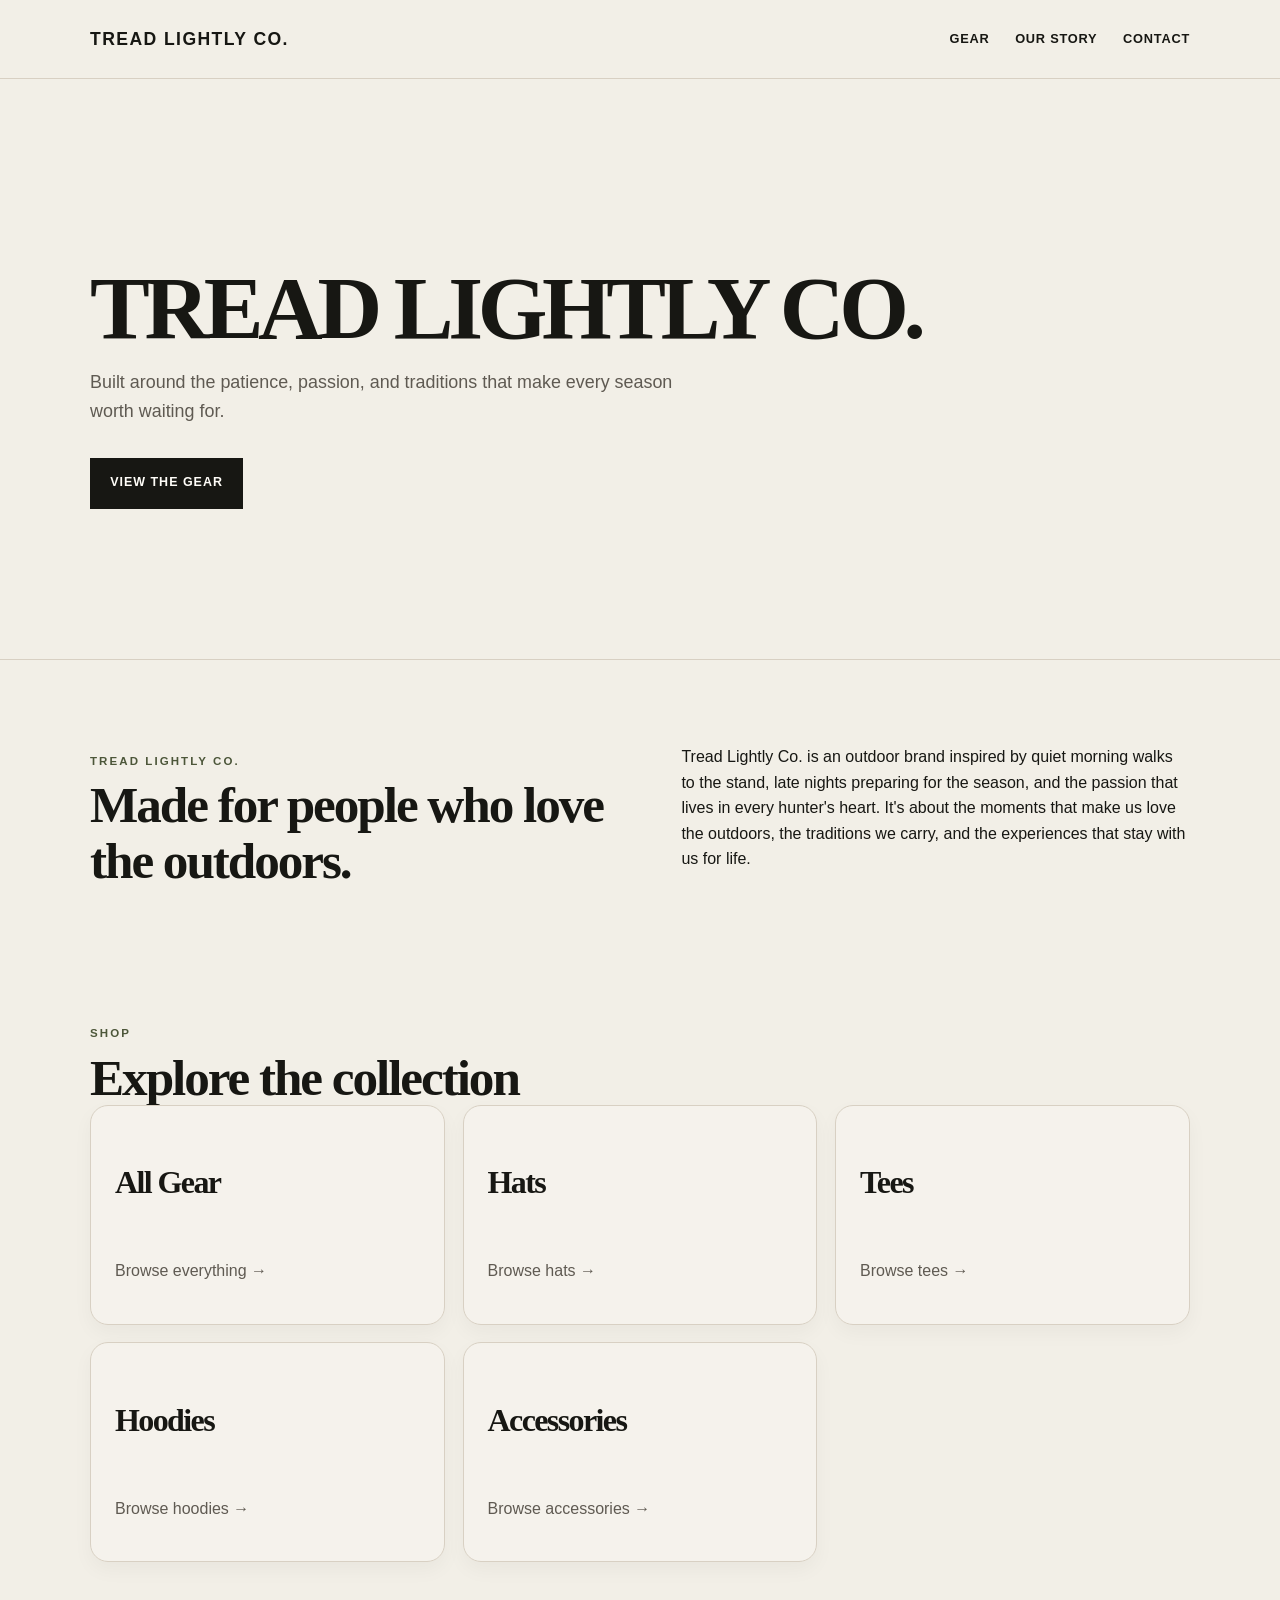
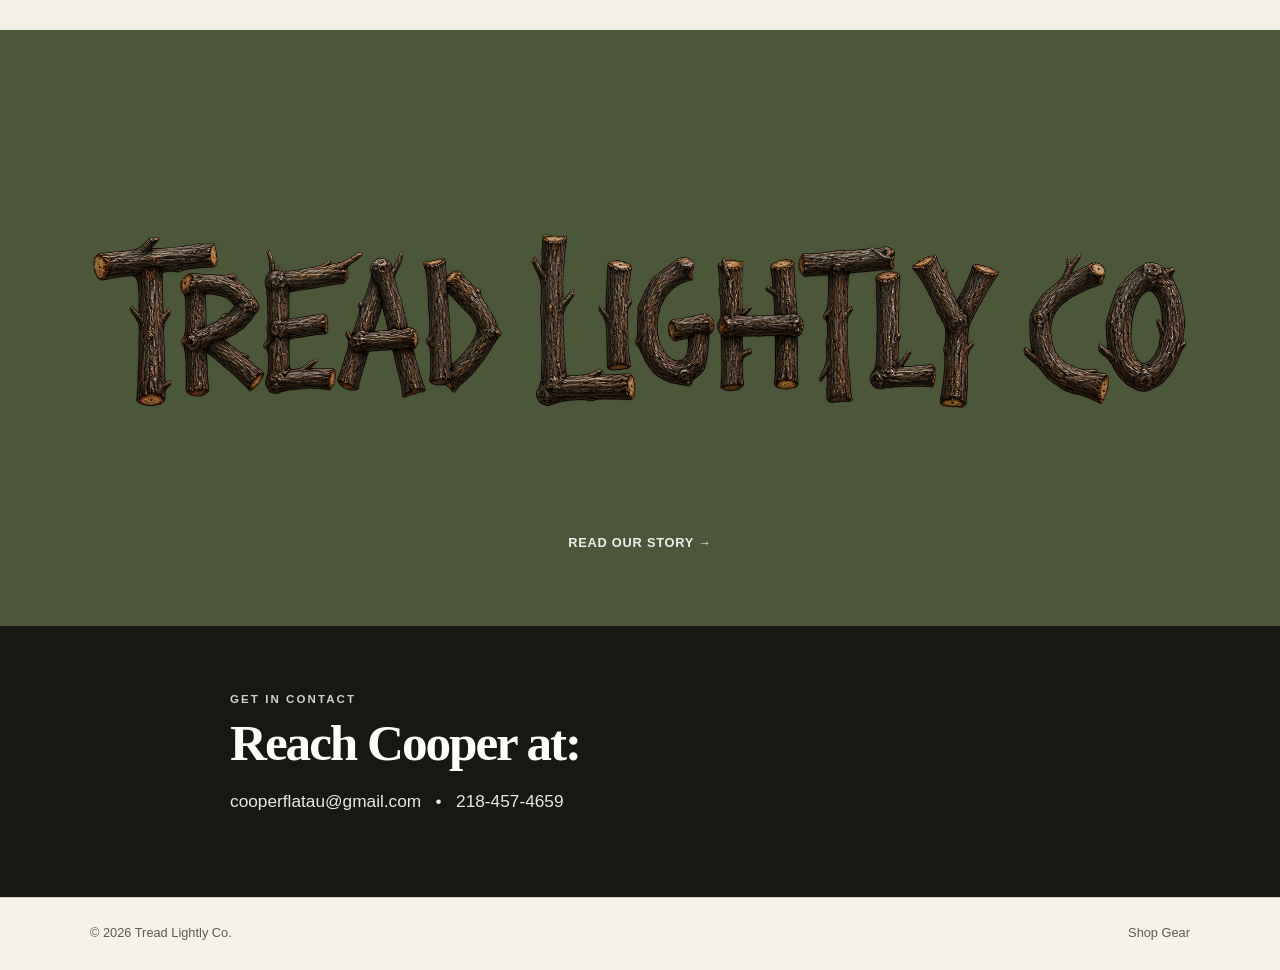
<file: index.html>
<!doctype html>
<html lang="en">
  <head>
    <meta charset="UTF-8" />
    <meta name="viewport" content="width=device-width, initial-scale=1.0" />
    <meta name="description" content="Tread Lightly Co. outdoor apparel and accessories inspired by the outdoors, hunting, and conservation." />
    <title>Tread Lightly Co.</title>
    <link rel="stylesheet" href="style.css" />
  </head>
  <body>
    <header class="site-header">
      <div class="container nav-wrap">
        <a class="brand" href="index.html">TREAD LIGHTLY CO.</a>
        <button class="menu-button" aria-label="Open navigation menu" aria-expanded="false">MENU</button>
        <nav class="nav-links" aria-label="Main navigation">
          <a href="gear.html">Gear</a>
          <a href="story.html">Our Story</a>
          <a href="#contact">Contact</a>
        </nav>
      </div>
    </header>

    <main>
      <section class="hero">
        <div class="container hero-inner">
          <div>
            <h1>Tread Lightly CO.<br /></h1>
            <p class="lead">
              Built around the patience, passion, and traditions that make every season worth waiting for.
            </p>
            <div class="button-row">
              <a class="btn btn-dark" href="gear.html">View the Gear</a>
            </div>
          </div>
        </div>
      </section>

      <section class="intro section">
        <div class="container two-col">
          <div>
            <p class="eyebrow">Tread Lightly Co.</p>
            <h2>Made for people who love the outdoors.</h2>
          </div>
          <p>
            Tread Lightly Co. is an outdoor brand inspired by quiet morning walks to the stand, late nights preparing for the season, and the passion that lives in every hunter's heart. It's about the moments that make us love the outdoors, the traditions we carry, and the experiences that stay with us for life.
          </p>
        </div>
      </section>

      <section class="section categories-section">
        <div class="container">
          <div class="section-head">
            <div>
              <p class="eyebrow">Shop</p>
              <h2>Explore the collection</h2>
            </div>
          </div>

          <div class="card-grid category-grid">
            <a class="shop-card" href="all-gear.html">
              <h3>All Gear</h3>
              <p>Browse everything →</p>
            </a>
            <a class="shop-card" href="hats.html">
              <h3>Hats</h3>
              <p>Browse hats →</p>
            </a>
            <a class="shop-card" href="tees.html">
              <h3>Tees</h3>
              <p>Browse tees →</p>
            </a>
            <a class="shop-card" href="hoodies.html">
              <h3>Hoodies</h3>
              <p>Browse hoodies →</p>
            </a>
            <a class="shop-card" href="accessories.html">
              <h3>Accessories</h3>
              <p>Browse accessories →</p>
            </a>
          </div>
        </div>
      </section>

      <section class="story-teaser">
        <div class="container story-teaser-inner">
          <div>
          </div>
          <div class="story-inline-brand">
            <img src="tread%20lightly%20CO%20log%20.png" alt="Tread Lightly" />
          </div>
          <a class="text-link" href="story.html">Read our story →</a>
        </div>
      </section>

      <section id="contact" class="contact-section">
        <div class="container contact-inner">
          <p class="eyebrow light">Get in contact</p>
          <h2>Reach Cooper at:</h2>
          <p class="contact-line">cooperflatau@gmail.com &nbsp; • &nbsp; 218-457-4659</p>
          <p></p>
        </div>
      </section>
    </main>

    <footer class="site-footer">
      <div class="container footer-inner">
        <span>© <span id="year"></span> Tread Lightly Co.</span>
        <a href="gear.html">Shop Gear</a>
      </div>
    </footer>

    <script src="script.js"></script>
  </body>
</html>
</file>
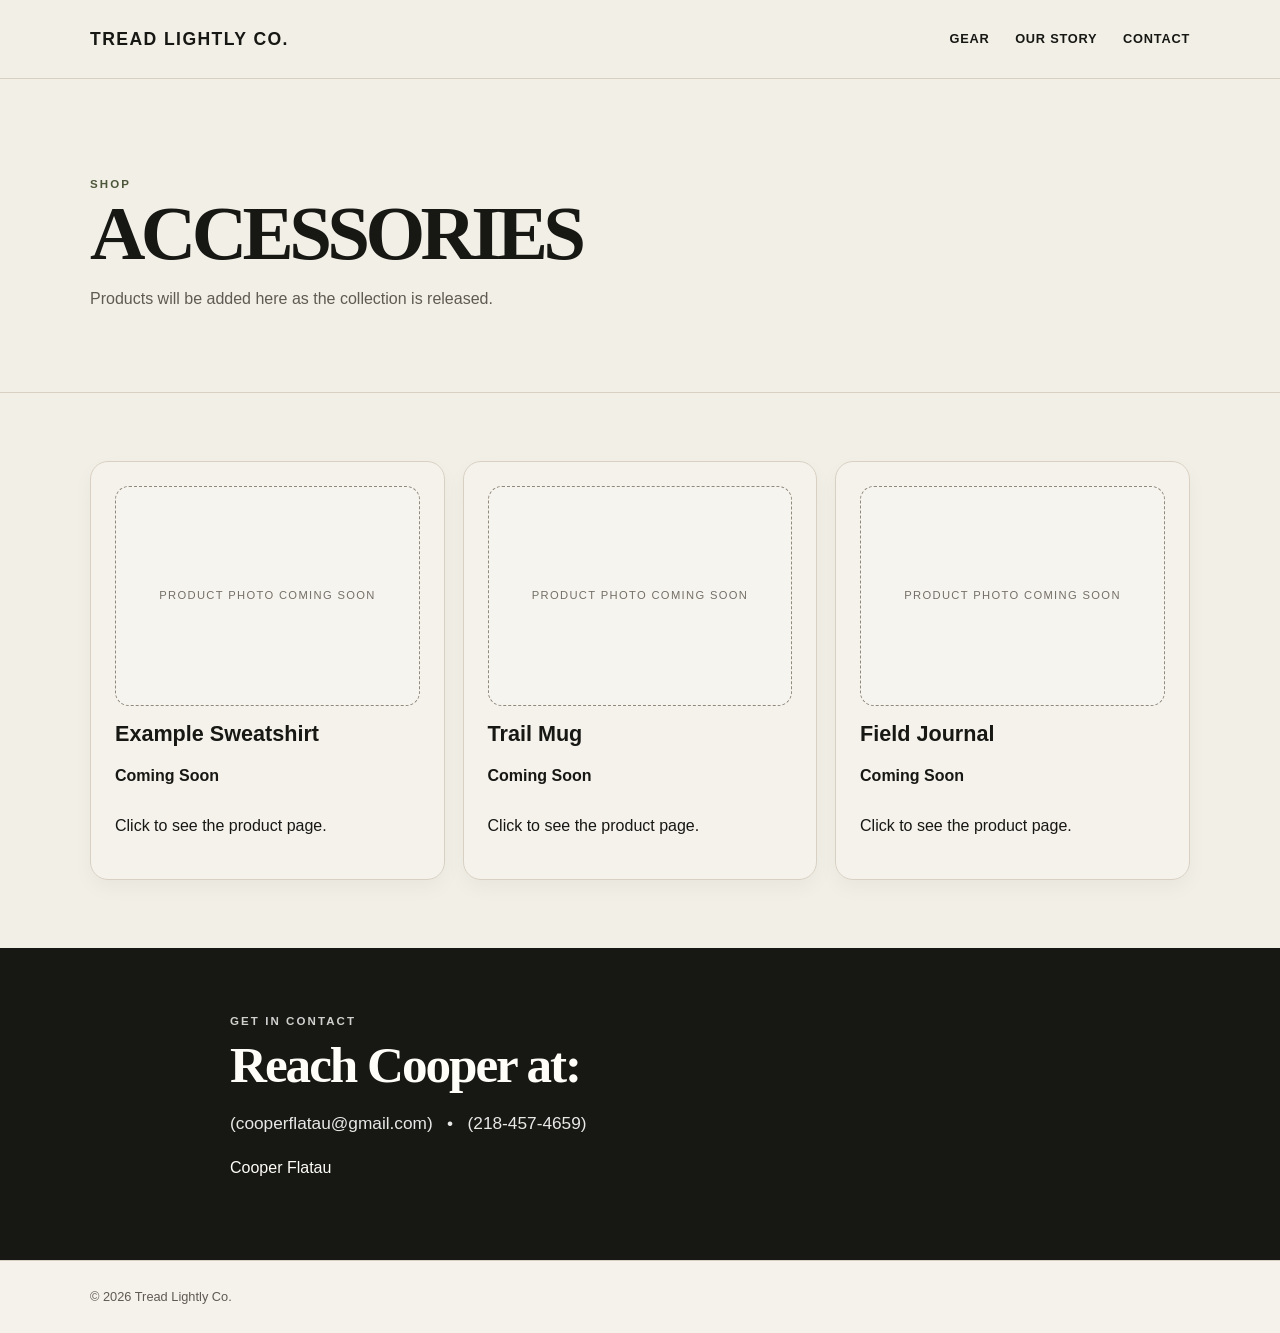
<file: accessories.html>
<!doctype html>
<html lang="en">
  <head>
    <meta charset="UTF-8" />
    <meta name="viewport" content="width=device-width, initial-scale=1.0" />
    <title>Accessories | Tread Lightly Co.</title>
    <link rel="stylesheet" href="style.css" />
  </head>
  <body>
    <header class="site-header">
      <div class="container nav-wrap">
        <a class="brand" href="index.html">TREAD LIGHTLY CO.</a>
        <button class="menu-button" aria-label="Open navigation menu" aria-expanded="false">MENU</button>
        <nav class="nav-links" aria-label="Main navigation">
          <a href="gear.html">Gear</a>
          <a href="story.html">Our Story</a>
          <a href="index.html#contact">Contact</a>
        </nav>
      </div>
    </header>

    <main>
      <section class="page-hero">
        <div class="container">
          <p class="eyebrow">Shop</p>
          <h1>Accessories</h1>
          <p class="page-copy">Products will be added here as the collection is released.</p>
        </div>
      </section>

      <section class="section">
        <div class="container">
          <div class="card-grid product-grid">
            <a class="product-card" href="product-sweatshirt.html">
              <div class="placeholder">Product photo coming soon</div>
              <h3>Example Sweatshirt</h3>
              <div class="price">Coming Soon</div>
              <p>Click to see the product page.</p>
            </a>
            <a class="product-card" href="product-sweatshirt.html">
              <div class="placeholder">Product photo coming soon</div>
              <h3>Trail Mug</h3>
              <div class="price">Coming Soon</div>
              <p>Click to see the product page.</p>
            </a>
            <a class="product-card" href="product-sweatshirt.html">
              <div class="placeholder">Product photo coming soon</div>
              <h3>Field Journal</h3>
              <div class="price">Coming Soon</div>
              <p>Click to see the product page.</p>
            </a>
          </div>
        </div>
      </section>
    </main>

    <section class="contact-section">
      <div class="container contact-inner">
        <p class="eyebrow light">Get in contact</p>
        <h2>Reach Cooper at:</h2>
        <p class="contact-line">(cooperflatau@gmail.com) &nbsp; • &nbsp; (218-457-4659)</p>
        <p>Cooper Flatau</p>
      </div>
    </section>

    <footer class="site-footer">
      <div class="container footer-inner">
        <span>© <span id="year"></span> Tread Lightly Co.</span>
      </div>
    </footer>

    <script src="script.js"></script>
  </body>
</html>
</file>
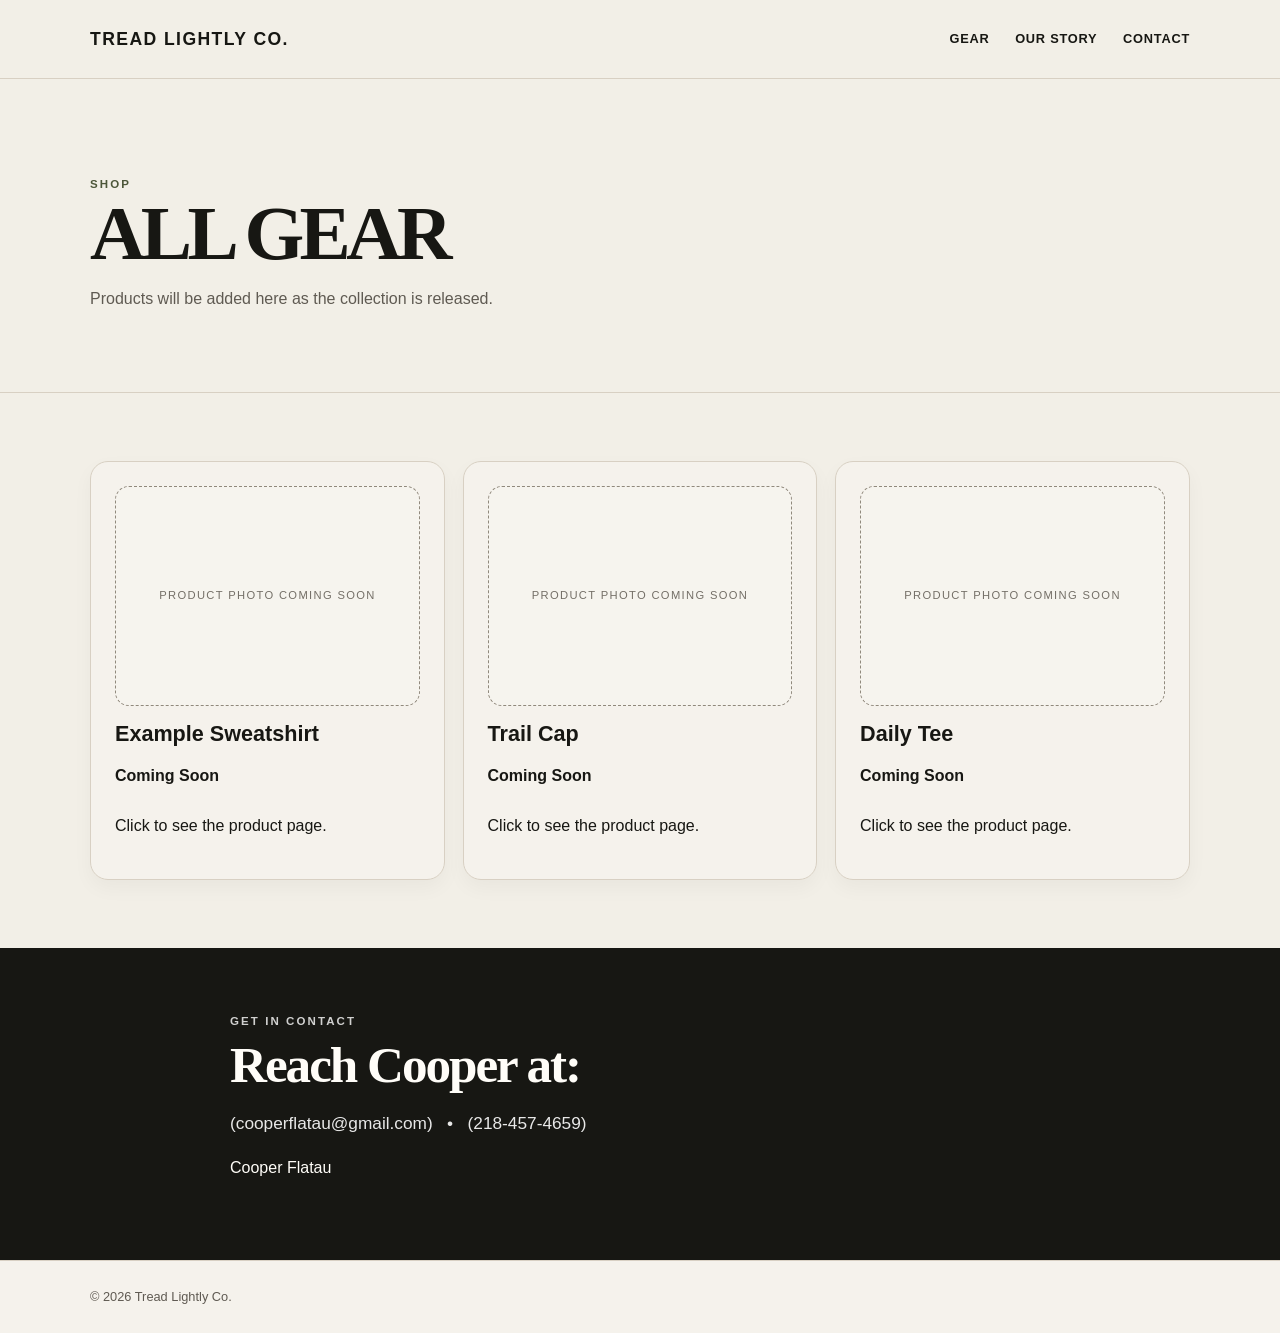
<file: all-gear.html>
<!doctype html>
<html lang="en">
  <head>
    <meta charset="UTF-8" />
    <meta name="viewport" content="width=device-width, initial-scale=1.0" />
    <title>All Gear | Tread Lightly Co.</title>
    <link rel="stylesheet" href="style.css" />
  </head>
  <body>
    <header class="site-header">
      <div class="container nav-wrap">
        <a class="brand" href="index.html">TREAD LIGHTLY CO.</a>
        <button class="menu-button" aria-label="Open navigation menu" aria-expanded="false">MENU</button>
        <nav class="nav-links" aria-label="Main navigation">
          <a href="gear.html">Gear</a>
          <a href="story.html">Our Story</a>
          <a href="index.html#contact">Contact</a>
        </nav>
      </div>
    </header>

    <main>
      <section class="page-hero">
        <div class="container">
          <p class="eyebrow">Shop</p>
          <h1>All Gear</h1>
          <p class="page-copy">Products will be added here as the collection is released.</p>
        </div>
      </section>

      <section class="section">
        <div class="container">
          <div class="card-grid product-grid">
            <a class="product-card" href="product-sweatshirt.html">
              <div class="placeholder">Product photo coming soon</div>
              <h3>Example Sweatshirt</h3>
              <div class="price">Coming Soon</div>
              <p>Click to see the product page.</p>
            </a>
            <a class="product-card" href="product-sweatshirt.html">
              <div class="placeholder">Product photo coming soon</div>
              <h3>Trail Cap</h3>
              <div class="price">Coming Soon</div>
              <p>Click to see the product page.</p>
            </a>
            <a class="product-card" href="product-sweatshirt.html">
              <div class="placeholder">Product photo coming soon</div>
              <h3>Daily Tee</h3>
              <div class="price">Coming Soon</div>
              <p>Click to see the product page.</p>
            </a>
          </div>
        </div>
      </section>
    </main>

    <section class="contact-section">
      <div class="container contact-inner">
        <p class="eyebrow light">Get in contact</p>
        <h2>Reach Cooper at:</h2>
        <p class="contact-line">(cooperflatau@gmail.com) &nbsp; • &nbsp; (218-457-4659)</p>
        <p>Cooper Flatau</p>
      </div>
    </section>

    <footer class="site-footer">
      <div class="container footer-inner">
        <span>© <span id="year"></span> Tread Lightly Co.</span>
      </div>
    </footer>

    <script src="script.js"></script>
  </body>
</html>
</file>
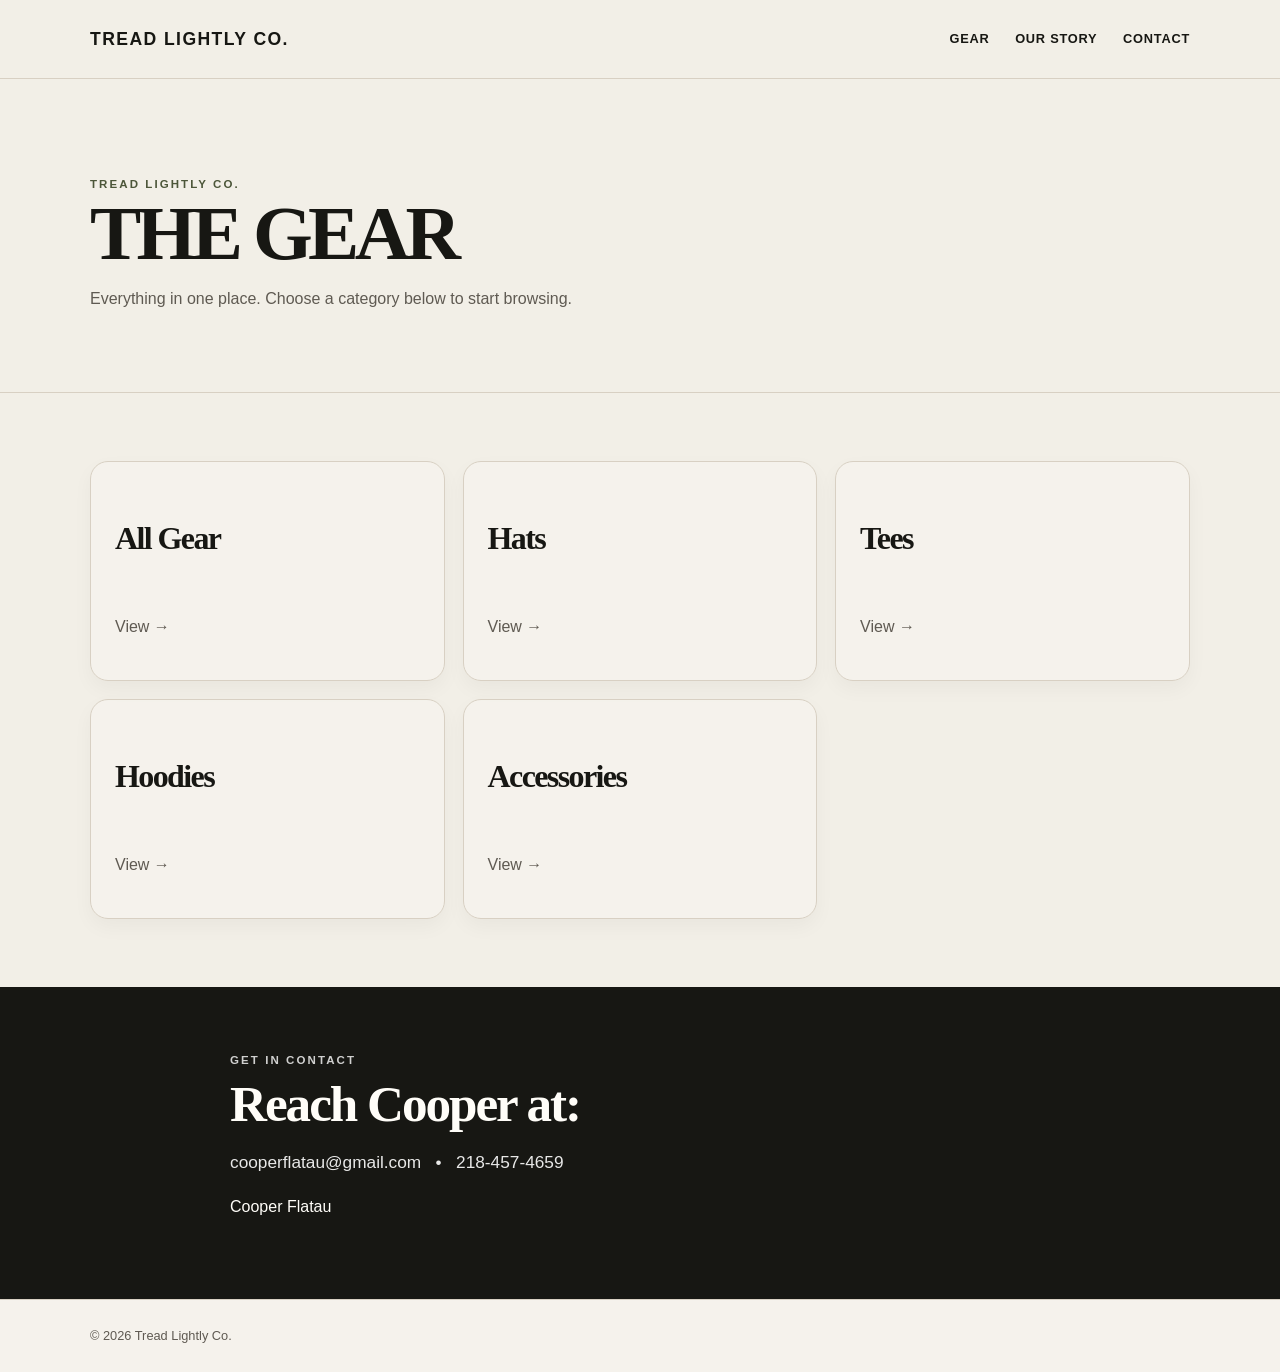
<file: gear.html>
<!doctype html>
<html lang="en">
  <head>
    <meta charset="UTF-8" />
    <meta name="viewport" content="width=device-width, initial-scale=1.0" />
    <title>Gear | Tread Lightly Co.</title>
    <link rel="stylesheet" href="style.css" />
  </head>
  <body>
    <header class="site-header">
      <div class="container nav-wrap">
        <a class="brand" href="index.html">TREAD LIGHTLY CO.</a>
        <button class="menu-button" aria-label="Open navigation menu" aria-expanded="false">MENU</button>
        <nav class="nav-links" aria-label="Main navigation">
          <a href="gear.html">Gear</a>
          <a href="story.html">Our Story</a>
          <a href="index.html#contact">Contact</a>
        </nav>
      </div>
    </header>

    <main>
      <section class="page-hero">
        <div class="container">
          <p class="eyebrow">Tread Lightly Co.</p>
          <h1>The Gear</h1>
          <p class="page-copy">Everything in one place. Choose a category below to start browsing.</p>
        </div>
      </section>

      <section class="section">
        <div class="container">
          <div class="card-grid category-grid">
            <a class="shop-card" href="all-gear.html">
              <h3>All Gear</h3>
              <p>View →</p>
            </a>
            <a class="shop-card" href="hats.html">
              <h3>Hats</h3>
              <p>View →</p>
            </a>
            <a class="shop-card" href="tees.html">
              <h3>Tees</h3>
              <p>View →</p>
            </a>
            <a class="shop-card" href="hoodies.html">
              <h3>Hoodies</h3>
              <p>View →</p>
            </a>
            <a class="shop-card" href="accessories.html">
              <h3>Accessories</h3>
              <p>View →</p>
            </a>
          </div>
        </div>
      </section>
    </main>

    <section class="contact-section">
      <div class="container contact-inner">
        <p class="eyebrow light">Get in contact</p>
        <h2>Reach Cooper at:</h2>
        <p class="contact-line">cooperflatau@gmail.com &nbsp; • &nbsp; 218-457-4659</p>
        <p>Cooper Flatau</p>
      </div>
    </section>

    <footer class="site-footer">
      <div class="container footer-inner">
        <span>© <span id="year"></span> Tread Lightly Co.</span>
      </div>
    </footer>

    <script src="script.js"></script>
  </body>
</html>
</file>
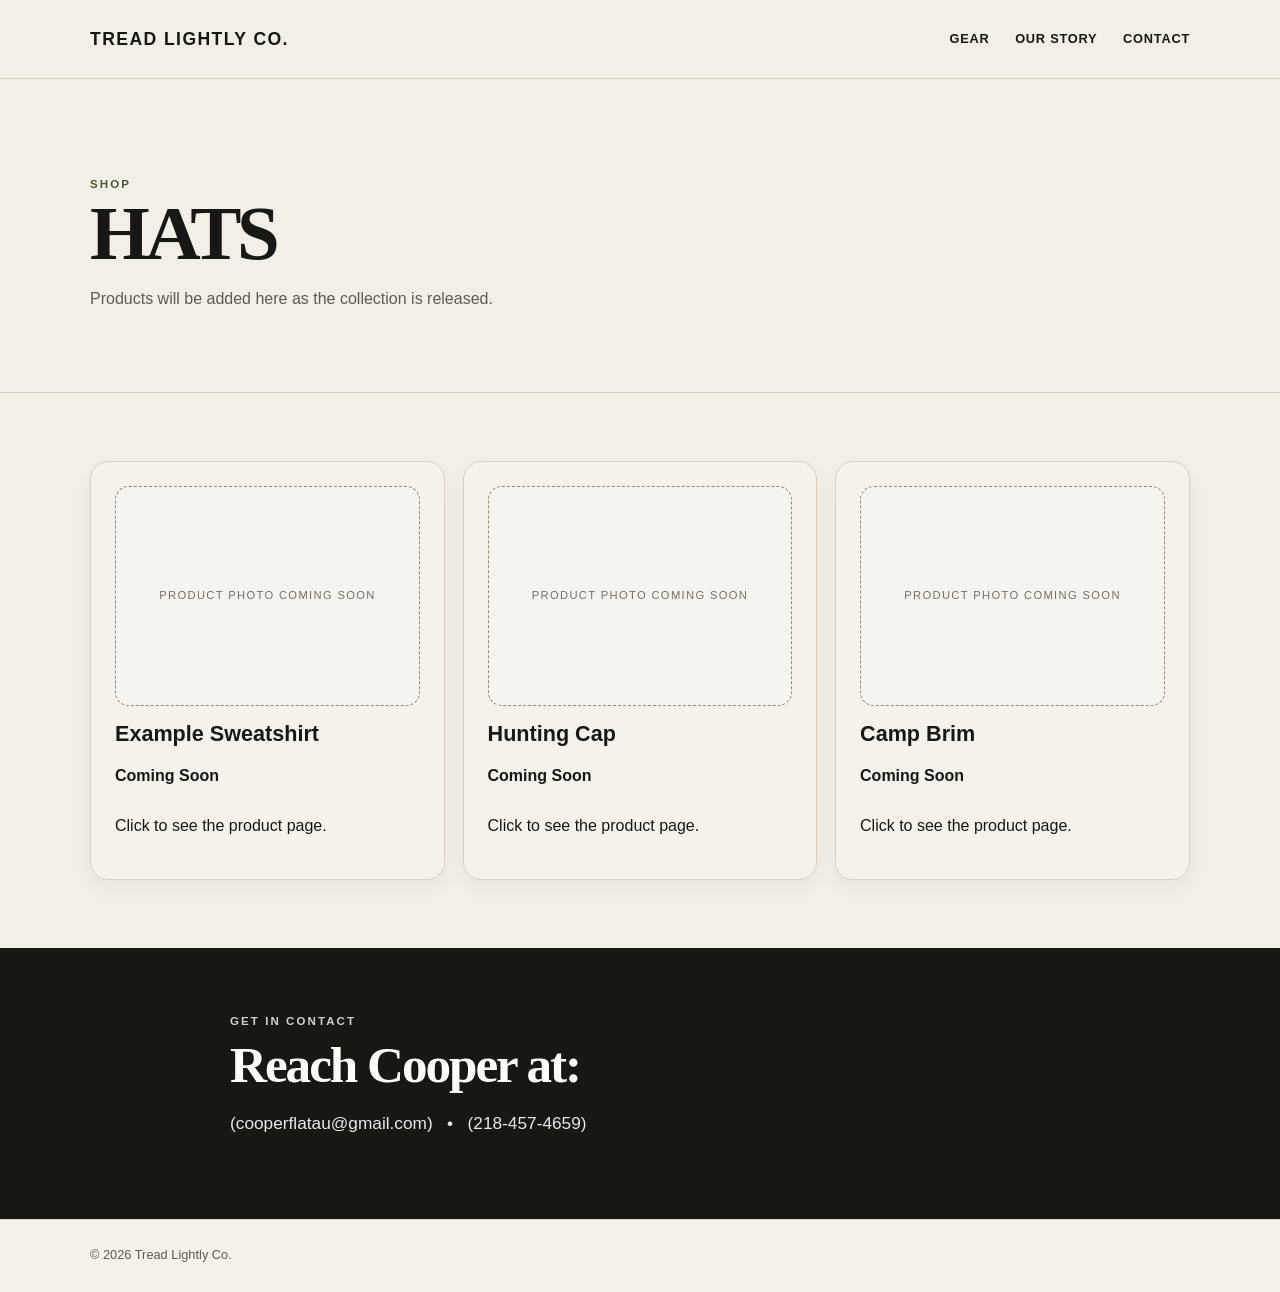
<file: hats.html>
<!doctype html>
<html lang="en">
  <head>
    <meta charset="UTF-8" />
    <meta name="viewport" content="width=device-width, initial-scale=1.0" />
    <title>Hats | Tread Lightly Co.</title>
    <link rel="stylesheet" href="style.css" />
  </head>
  <body>
    <header class="site-header">
      <div class="container nav-wrap">
        <a class="brand" href="index.html">TREAD LIGHTLY CO.</a>
        <button class="menu-button" aria-label="Open navigation menu" aria-expanded="false">MENU</button>
        <nav class="nav-links" aria-label="Main navigation">
          <a href="gear.html">Gear</a>
          <a href="story.html">Our Story</a>
          <a href="index.html#contact">Contact</a>
        </nav>
      </div>
    </header>

    <main>
      <section class="page-hero">
        <div class="container">
          <p class="eyebrow">Shop</p>
          <h1>Hats</h1>
          <p class="page-copy">Products will be added here as the collection is released.</p>
        </div>
      </section>

      <section class="section">
        <div class="container">
          <div class="card-grid product-grid">
            <a class="product-card" href="product-sweatshirt.html">
              <div class="placeholder">Product photo coming soon</div>
              <h3>Example Sweatshirt</h3>
              <div class="price">Coming Soon</div>
              <p>Click to see the product page.</p>
            </a>
            <a class="product-card" href="product-sweatshirt.html">
              <div class="placeholder">Product photo coming soon</div>
              <h3>Hunting Cap</h3>
              <div class="price">Coming Soon</div>
              <p>Click to see the product page.</p>
            </a>
            <a class="product-card" href="product-sweatshirt.html">
              <div class="placeholder">Product photo coming soon</div>
              <h3>Camp Brim</h3>
              <div class="price">Coming Soon</div>
              <p>Click to see the product page.</p>
            </a>
          </div>
        </div>
      </section>
    </main>

    <section class="contact-section">
      <div class="container contact-inner">
        <p class="eyebrow light">Get in contact</p>
        <h2>Reach Cooper at:</h2>
        <p class="contact-line">(cooperflatau@gmail.com) &nbsp; • &nbsp; (218-457-4659)</p>
      </div>
    </section>

    <footer class="site-footer">
      <div class="container footer-inner">
        <span>© <span id="year"></span> Tread Lightly Co.</span>
      </div>
    </footer>

    <script src="script.js"></script>
  </body>
</html>
</file>
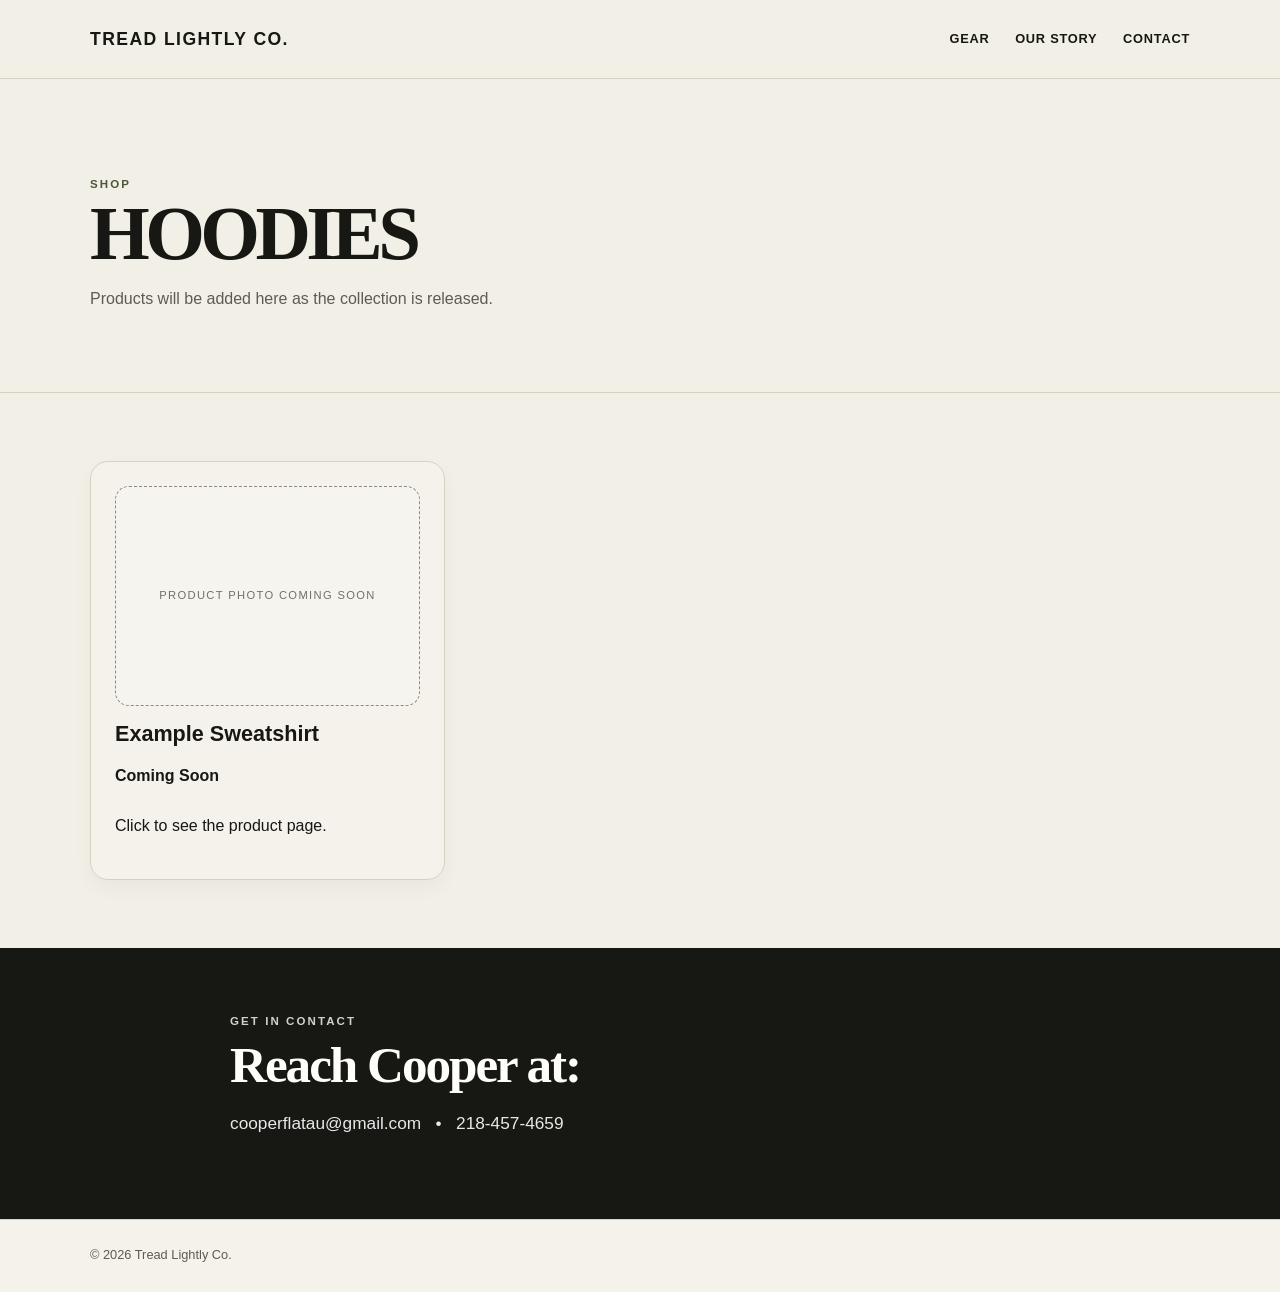
<file: hoodies.html>
<!doctype html>
<html lang="en">
  <head>
    <meta charset="UTF-8" />
    <meta name="viewport" content="width=device-width, initial-scale=1.0" />
    <title>Hoodies | Tread Lightly Co.</title>
    <link rel="stylesheet" href="style.css" />
  </head>
  <body>
    <header class="site-header">
      <div class="container nav-wrap">
        <a class="brand" href="index.html">TREAD LIGHTLY CO.</a>
        <button class="menu-button" aria-label="Open navigation menu" aria-expanded="false">MENU</button>
        <nav class="nav-links" aria-label="Main navigation">
          <a href="gear.html">Gear</a>
          <a href="story.html">Our Story</a>
          <a href="index.html#contact">Contact</a>
        </nav>
      </div>
    </header>

    <main>
      <section class="page-hero">
        <div class="container">
          <p class="eyebrow">Shop</p>
          <h1>Hoodies</h1>
          <p class="page-copy">Products will be added here as the collection is released.</p>
        </div>
      </section>

      <section class="section">
        <div class="container">
          <div class="card-grid product-grid">
            <a class="product-card" href="product-sweatshirt.html">
              <div class="placeholder">Product photo coming soon</div>
              <h3>Example Sweatshirt</h3>
              <div class="price">Coming Soon</div>
              <p>Click to see the product page.</p>
            </a>
          </div>
        </div>
      </section>
    </main>

    <section class="contact-section">
      <div class="container contact-inner">
        <p class="eyebrow light">Get in contact</p>
        <h2>Reach Cooper at:</h2>
        <p class="contact-line">cooperflatau@gmail.com &nbsp; • &nbsp; 218-457-4659</p>
      </div>
    </section>

    <footer class="site-footer">
      <div class="container footer-inner">
        <span>© <span id="year"></span> Tread Lightly Co.</span>
      </div>
    </footer>

    <script src="script.js"></script>
  </body>
</html>
</file>
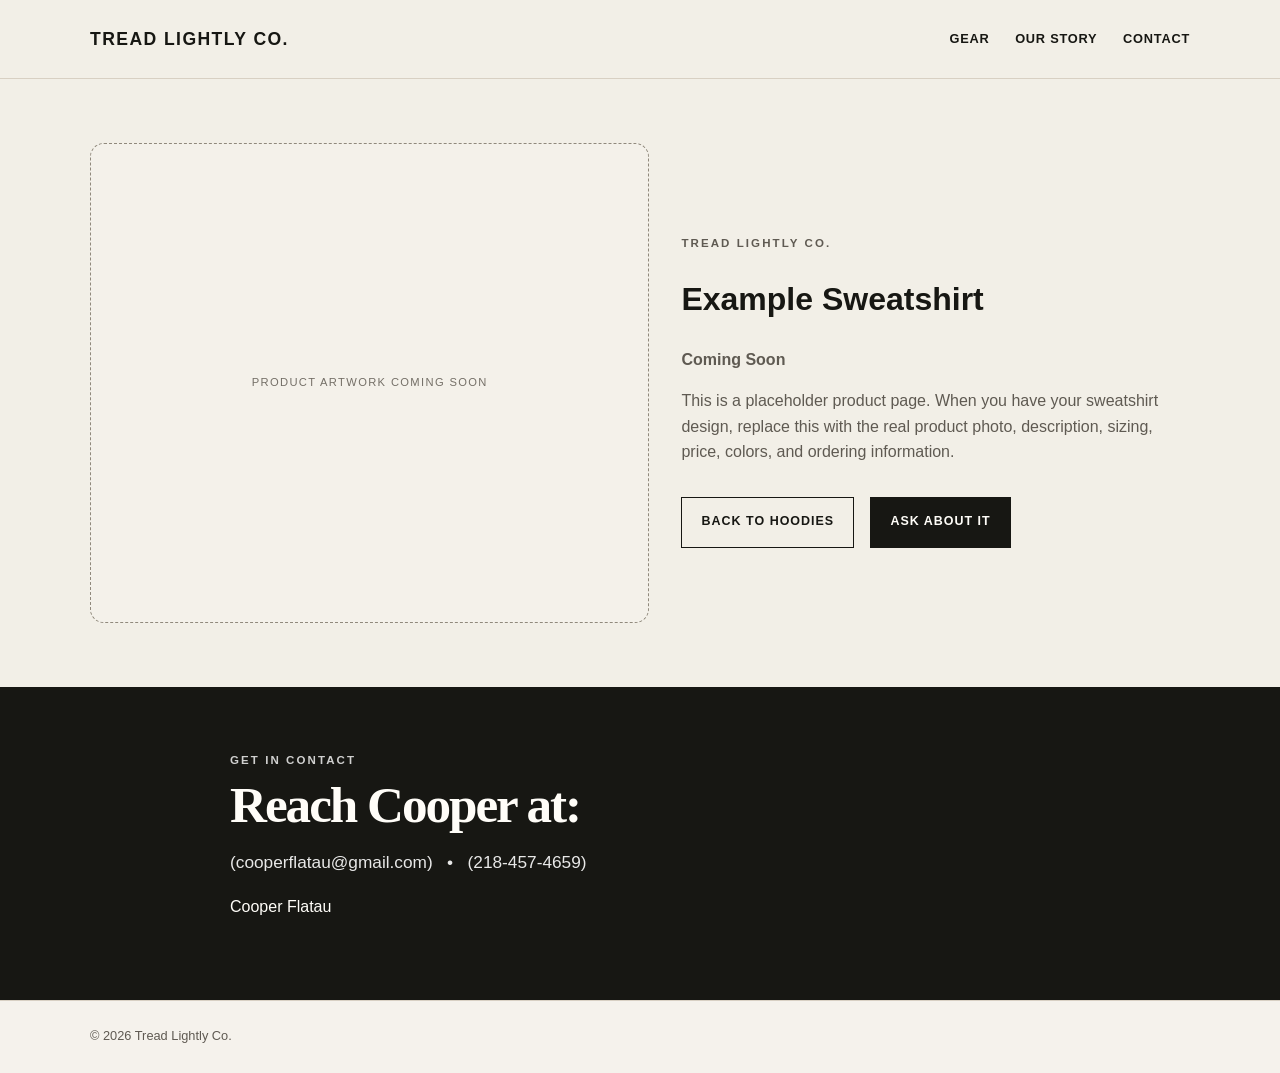
<file: product-sweatshirt.html>
<!doctype html>
<html lang="en">
  <head>
    <meta charset="UTF-8" />
    <meta name="viewport" content="width=device-width, initial-scale=1.0" />
    <title>Example Sweatshirt | Tread Lightly Co.</title>
    <link rel="stylesheet" href="style.css" />
  </head>
  <body>
    <header class="site-header">
      <div class="container nav-wrap">
        <a class="brand" href="index.html">TREAD LIGHTLY CO.</a>
        <button class="menu-button" aria-label="Open navigation menu" aria-expanded="false">MENU</button>
        <nav class="nav-links" aria-label="Main navigation">
          <a href="gear.html">Gear</a>
          <a href="story.html">Our Story</a>
          <a href="index.html#contact">Contact</a>
        </nav>
      </div>
    </header>

    <main>
      <div class="container product-detail">
        <div class="placeholder product-placeholder">Product artwork coming soon</div>
        <div class="product-copy">
          <p class="eyebrow">Tread Lightly Co.</p>
          <h1>Example Sweatshirt</h1>
          <p class="price">Coming Soon</p>
          <p>
            This is a placeholder product page. When you have your sweatshirt design, replace this with the real product
            photo, description, sizing, price, colors, and ordering information.
          </p>
          <div class="button-row">
            <a class="btn btn-light" href="hoodies.html">Back to Hoodies</a>
            <a class="btn btn-dark" href="index.html#contact">Ask About It</a>
          </div>
        </div>
      </div>
    </main>

    <section class="contact-section">
      <div class="container contact-inner">
        <p class="eyebrow light">Get in contact</p>
        <h2>Reach Cooper at:</h2>
        <p class="contact-line">(cooperflatau@gmail.com) &nbsp; • &nbsp; (218-457-4659)</p>
        <p>Cooper Flatau</p>
      </div>
    </section>

    <footer class="site-footer">
      <div class="container footer-inner">
        <span>© <span id="year"></span> Tread Lightly Co.</span>
      </div>
    </footer>

    <script src="script.js"></script>
  </body>
</html>
</file>
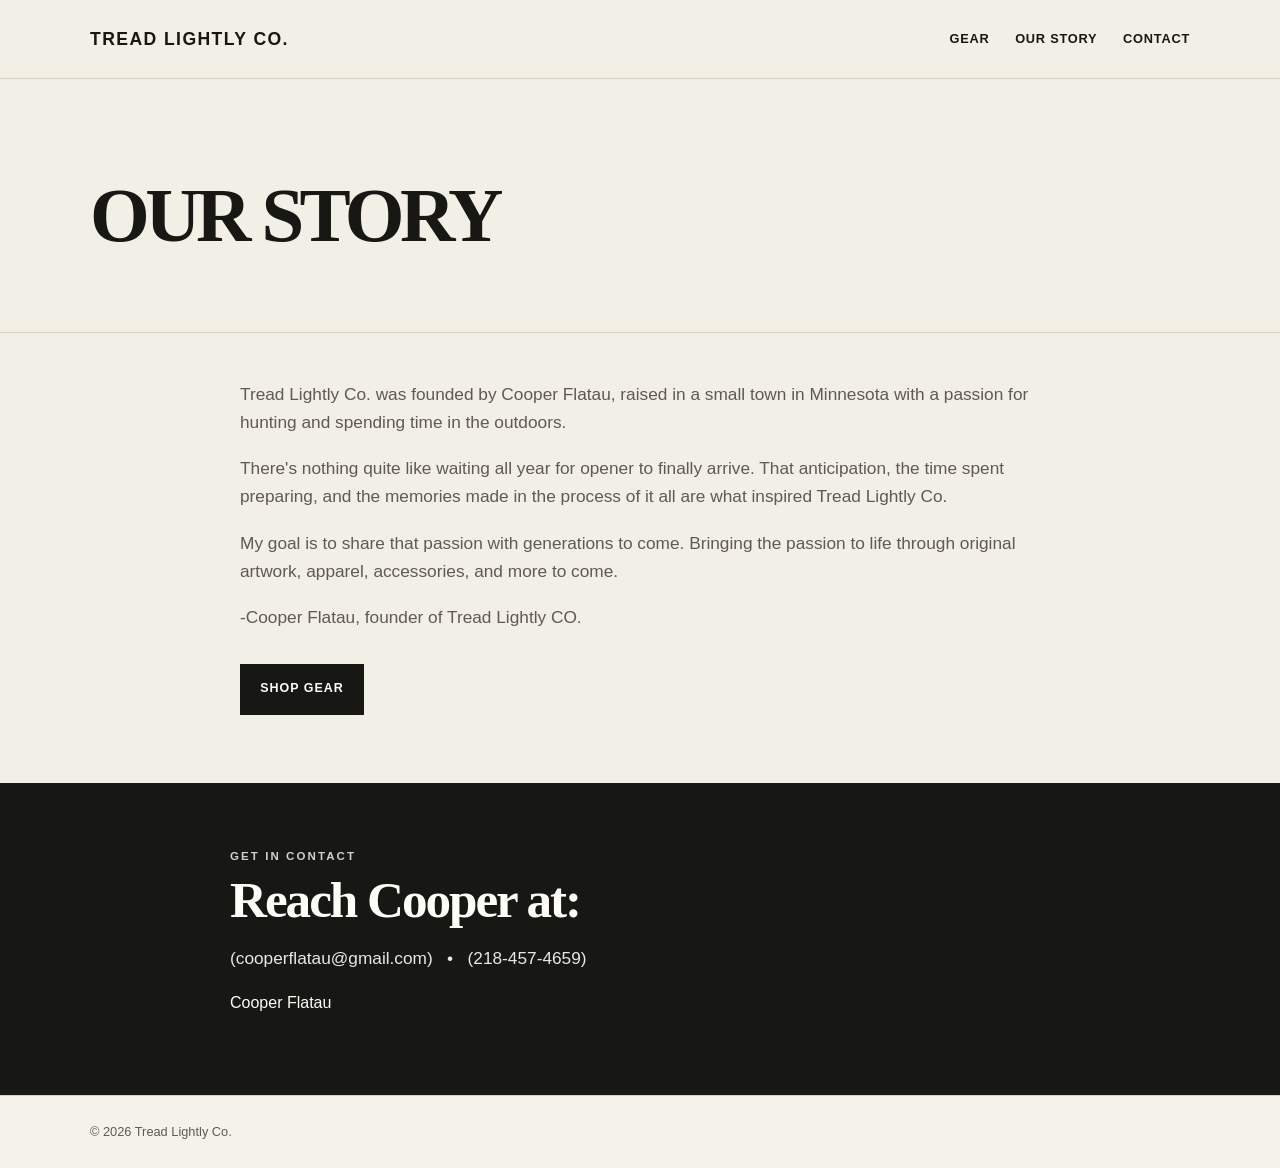
<file: story.html>
<!doctype html>
<html lang="en">
  <head>
    <meta charset="UTF-8" />
    <meta name="viewport" content="width=device-width, initial-scale=1.0" />
    <title>Our Story | Tread Lightly Co.</title>
    <link rel="stylesheet" href="style.css" />
  </head>
  <body>
    <header class="site-header">
      <div class="container nav-wrap">
        <a class="brand" href="index.html">TREAD LIGHTLY CO.</a>
        <button class="menu-button" aria-label="Open navigation menu" aria-expanded="false">MENU</button>
        <nav class="nav-links" aria-label="Main navigation">
          <a href="gear.html">Gear</a>
          <a href="story.html">Our Story</a>
          <a href="index.html#contact">Contact</a>
        </nav>
      </div>
    </header>

    <main>
      <section class="page-hero story-hero">
        <div class="container">
          <p class="eyebrow"></p>
          <h1>Our Story</h1>
        </div>
      </section>

      <section class="section story-section">
        <div class="container story-copy">
          <p>Tread Lightly Co. was founded by Cooper Flatau, raised in a small town in Minnesota with a passion for hunting and spending time in the outdoors.</p>
          <p>There's nothing quite like waiting all year for opener to finally arrive. That anticipation, the time spent preparing, and the memories made in the process of it all are what inspired Tread Lightly Co.</p>
          <p>My goal is to share that passion with generations to come. Bringing the passion to life through original artwork, apparel, accessories, and more to come.</p>
          <p>-Cooper Flatau, founder of Tread Lightly CO.</p>
          <div class="button-row">
            <a class="btn btn-dark" href="gear.html">Shop Gear</a>
          </div>
        </div>
      </section>
    </main>

    <section class="contact-section">
      <div class="container contact-inner">
        <p class="eyebrow light">Get in contact</p>
        <h2>Reach Cooper at:</h2>
        <p class="contact-line">(cooperflatau@gmail.com) &nbsp; • &nbsp; (218-457-4659)</p>
        <p>Cooper Flatau</p>
      </div>
    </section>

    <footer class="site-footer">
      <div class="container footer-inner">
        <span>© <span id="year"></span> Tread Lightly Co.</span>
      </div>
    </footer>

    <script src="script.js"></script>
  </body>
</html>
</file>
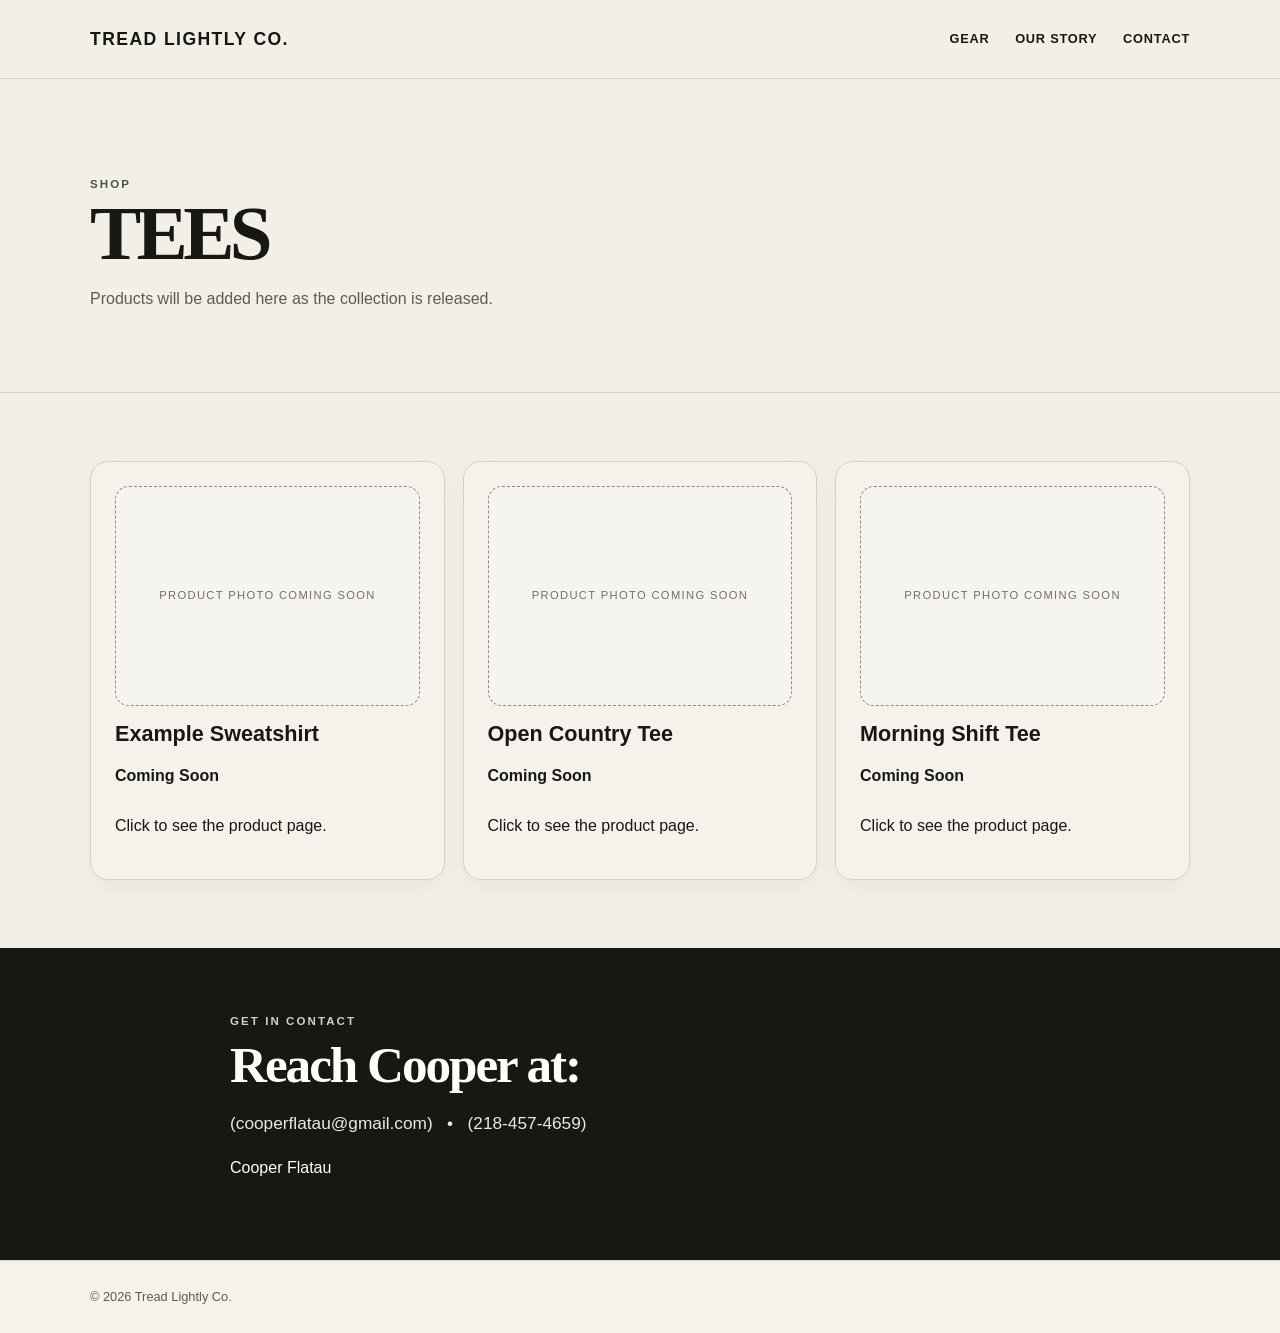
<file: tees.html>
<!doctype html>
<html lang="en">
  <head>
    <meta charset="UTF-8" />
    <meta name="viewport" content="width=device-width, initial-scale=1.0" />
    <title>Tees | Tread Lightly Co.</title>
    <link rel="stylesheet" href="style.css" />
  </head>
  <body>
    <header class="site-header">
      <div class="container nav-wrap">
        <a class="brand" href="index.html">TREAD LIGHTLY CO.</a>
        <button class="menu-button" aria-label="Open navigation menu" aria-expanded="false">MENU</button>
        <nav class="nav-links" aria-label="Main navigation">
          <a href="gear.html">Gear</a>
          <a href="story.html">Our Story</a>
          <a href="index.html#contact">Contact</a>
        </nav>
      </div>
    </header>

    <main>
      <section class="page-hero">
        <div class="container">
          <p class="eyebrow">Shop</p>
          <h1>Tees</h1>
          <p class="page-copy">Products will be added here as the collection is released.</p>
        </div>
      </section>

      <section class="section">
        <div class="container">
          <div class="card-grid product-grid">
            <a class="product-card" href="product-sweatshirt.html">
              <div class="placeholder">Product photo coming soon</div>
              <h3>Example Sweatshirt</h3>
              <div class="price">Coming Soon</div>
              <p>Click to see the product page.</p>
            </a>
            <a class="product-card" href="product-sweatshirt.html">
              <div class="placeholder">Product photo coming soon</div>
              <h3>Open Country Tee</h3>
              <div class="price">Coming Soon</div>
              <p>Click to see the product page.</p>
            </a>
            <a class="product-card" href="product-sweatshirt.html">
              <div class="placeholder">Product photo coming soon</div>
              <h3>Morning Shift Tee</h3>
              <div class="price">Coming Soon</div>
              <p>Click to see the product page.</p>
            </a>
          </div>
        </div>
      </section>
    </main>

    <section class="contact-section">
      <div class="container contact-inner">
        <p class="eyebrow light">Get in contact</p>
        <h2>Reach Cooper at:</h2>
        <p class="contact-line">(cooperflatau@gmail.com) &nbsp; • &nbsp; (218-457-4659)</p>
        <p>Cooper Flatau</p>
      </div>
    </section>

    <footer class="site-footer">
      <div class="container footer-inner">
        <span>© <span id="year"></span> Tread Lightly Co.</span>
      </div>
    </footer>

    <script src="script.js"></script>
  </body>
</html>
</file>
<file: style.css>
* {
  box-sizing: border-box;
}

:root {
  --paper: #f2efe7;
  --ink: #171713;
  --olive: #4c5639;
  --sage: #8fa082;
  --tan: #c8b18b;
  --rust: #8d5139;
  --line: #d8d0c3;
  --muted: #5f5a52;
  --white: #fffdf8;
}

html {
  scroll-behavior: smooth;
}

body {
  margin: 0;
  background: var(--paper);
  color: var(--ink);
  font-family: Arial, Helvetica, sans-serif;
  line-height: 1.6;
}

a {
  color: inherit;
  text-decoration: none;
}

img {
  max-width: 100%;
  display: block;
}

button {
  font: inherit;
}

.container {
  width: min(1100px, 92%);
  margin: 0 auto;
}

.site-header {
  position: sticky;
  top: 0;
  z-index: 20;
  background: rgba(242, 239, 231, 0.97);
  backdrop-filter: blur(6px);
  border-bottom: 1px solid var(--line);
}

.nav-wrap {
  min-height: 78px;
  display: flex;
  align-items: center;
  justify-content: space-between;
  gap: 1.5rem;
}

.brand {
  font-size: 1.1rem;
  font-weight: 900;
  letter-spacing: 0.08em;
}

.nav-links {
  display: flex;
  align-items: center;
  gap: 1.6rem;
  font-size: 0.8rem;
  font-weight: 700;
  letter-spacing: 0.06em;
  text-transform: uppercase;
}

.nav-links a:hover,
.nav-links a:focus-visible {
  color: var(--rust);
}

.menu-button {
  display: none;
  background: transparent;
  border: 1px solid var(--line);
  padding: 0.6rem 0.9rem;
  font-weight: 800;
  letter-spacing: 0.08em;
  cursor: pointer;
}

.hero,
.page-hero {
  padding: 6rem 0 4rem;
  border-bottom: 1px solid var(--line);
}

.hero-inner {
  min-height: 420px;
  display: flex;
  align-items: center;
}

.hero h1,
.page-hero h1 {
  margin: 0.3rem 0 1rem;
  font-family: Georgia, "Times New Roman", serif;
  font-size: clamp(3.3rem, 7vw, 7rem);
  line-height: 0.94;
  letter-spacing: -0.06em;
  text-transform: uppercase;
}

.page-hero h1 {
  font-size: clamp(2.8rem, 6vw, 5.5rem);
}

.eyebrow {
  margin: 0;
  color: var(--olive);
  font-size: 0.72rem;
  font-weight: 800;
  letter-spacing: 0.18em;
  text-transform: uppercase;
}

.eyebrow.light {
  color: rgba(255, 255, 255, 0.8);
}

.lead,
.page-copy,
.story-copy p,
.product-copy p,
.story-teaser p,
.contact-line,
.footer-inner,
.shop-card p {
  color: var(--muted);
}

.lead {
  max-width: 620px;
  font-size: 1.12rem;
}

.button-row {
  display: flex;
  flex-wrap: wrap;
  gap: 1rem;
  margin-top: 2rem;
}

.btn {
  display: inline-flex;
  align-items: center;
  justify-content: center;
  border: 1px solid var(--ink);
  padding: 0.9rem 1.2rem;
  font-weight: 800;
  letter-spacing: 0.08em;
  text-transform: uppercase;
  font-size: 0.78rem;
  transition: transform 0.15s ease, border-color 0.15s ease;
}

.btn:hover,
.btn:focus-visible {
  transform: translateY(-1px);
}

.btn-dark {
  background: var(--ink);
  color: var(--white);
}

.btn-light {
  background: transparent;
  color: var(--ink);
}

.section {
  padding: 4.25rem 0;
}

.two-col {
  display: grid;
  grid-template-columns: 1.1fr 1fr;
  gap: 2rem;
  align-items: end;
}

h2 {
  margin: 0.45rem 0 0;
  font-family: Georgia, "Times New Roman", serif;
  font-size: clamp(2rem, 4vw, 3.2rem);
  line-height: 1.08;
  letter-spacing: -0.04em;
}

h3 {
  margin: 0 0 0.5rem;
  font-size: 1.35rem;
  line-height: 1.1;
}

.card-grid {
  display: grid;
  grid-template-columns: repeat(3, minmax(0, 1fr));
  gap: 1.1rem;
}

.shop-card,
.product-card {
  display: flex;
  flex-direction: column;
  justify-content: space-between;
  min-height: 220px;
  padding: 1.5rem;
  background: rgba(255, 255, 255, 0.2);
  border: 1px solid var(--line);
  border-radius: 18px;
  transition: border-color 0.15s ease, transform 0.15s ease, box-shadow 0.15s ease;
  box-shadow: 0 8px 20px rgba(23, 23, 19, 0.04);
}

.shop-card:hover,
.shop-card:focus-visible,
.product-card:hover,
.product-card:focus-visible {
  border-color: var(--ink);
  transform: translateY(-2px);
  box-shadow: 0 12px 26px rgba(23, 23, 19, 0.08);
}

.card-number {
  color: var(--muted);
  font-size: 0.72rem;
  font-weight: 800;
  letter-spacing: 0.12em;
  text-transform: uppercase;
}

.shop-card h3 {
  margin-top: 2.2rem;
  font-family: Georgia, "Times New Roman", serif;
  font-size: clamp(1.9rem, 2.5vw, 2.4rem);
  letter-spacing: -0.05em;
}

.story-teaser {
  background: var(--olive);
  color: var(--white);
  padding: 4.5rem 0;
}

.story-teaser-inner {
  display: flex;
  flex-direction: column;
  align-items: center;
  justify-content: center;
  gap: 2rem;
  text-align: center;
}

.story-inline-brand-large {
  width: 100%;
  max-width: 600px;
  display: flex;
  align-items: center;
  justify-content: center;
}

.story-inline-brand-large img {
  width: 100%;
  height: auto;
}

.story-teaser p,
.story-teaser .eyebrow {
  color: rgba(255, 255, 255, 0.85);
}

.text-link {
  font-weight: 800;
  letter-spacing: 0.06em;
  text-transform: uppercase;
  font-size: 0.8rem;
  color: rgba(255, 255, 255, 0.9);
}

.text-link:hover {
  color: var(--white);
}

.contact-section {
  background: var(--ink);
  color: var(--white);
  padding: 4rem 0;
}

.contact-inner {
  max-width: 820px;
}

.contact-line {
  color: rgba(255, 255, 255, 0.9);
  font-size: 1.08rem;
}

.site-footer {
  border-top: 1px solid var(--line);
  background: rgba(255, 255, 255, 0.2);
}

.footer-inner {
  display: flex;
  justify-content: space-between;
  gap: 1rem;
  min-height: 72px;
  align-items: center;
  color: var(--muted);
  font-size: 0.8rem;
}

.product-grid {
  grid-template-columns: repeat(3, minmax(0, 1fr));
}

.product-card {
  min-height: 380px;
}

.placeholder,
.product-placeholder {
  min-height: 220px;
  display: grid;
  place-items: center;
  border: 1px dashed #90897c;
  background: rgba(255, 255, 255, 0.15);
  color: #746f67;
  font-size: 0.7rem;
  letter-spacing: 0.12em;
  text-transform: uppercase;
  margin-bottom: 1rem;
  text-align: center;
  padding: 1rem;
  border-radius: 14px;
}

.product-placeholder {
  min-height: 480px;
}

.price {
  margin: 0.6rem 0 0.5rem;
  font-size: 1rem;
  font-weight: 800;
}

.product-detail {
  display: grid;
  grid-template-columns: 1.1fr 1fr;
  gap: 2rem;
  align-items: center;
  padding: 4rem 0 3rem;
}

.product-copy {
  max-width: 600px;
}

.story-section {
  padding-top: 3rem;
}

.story-copy {
  max-width: 800px;
  font-size: 1.08rem;
}

.story-copy p {
  margin: 0 0 1.2rem;
}

@media (max-width: 840px) {
  .card-grid,
  .product-grid,
  .two-col,
  .story-teaser-inner,
  .product-detail {
    grid-template-columns: 1fr 1fr;
  }

  .story-teaser-inner {
    grid-template-columns: 1fr;
  }

  .nav-links {
    display: none;
    position: absolute;
    top: 78px;
    left: 0;
    right: 0;
    background: rgba(242, 239, 231, 0.99);
    border-bottom: 1px solid var(--line);
    padding: 1.25rem 5%;
    flex-direction: column;
    align-items: flex-start;
  }

  .nav-links.open {
    display: flex;
  }

  .menu-button {
    display: block;
  }
}

@media (max-width: 600px) {
  .card-grid,
  .product-grid,
  .two-col,
  .product-detail {
    grid-template-columns: 1fr;
  }

  .hero,
  .page-hero {
    padding-top: 4.75rem;
  }

  .brand {
    font-size: 0.96rem;
  }

  .footer-inner {
    flex-direction: column;
    justify-content: center;
    padding: 1rem 0;
  }

  .story-inline-brand-large {
    max-width: 400px;
  }
}
</file>
